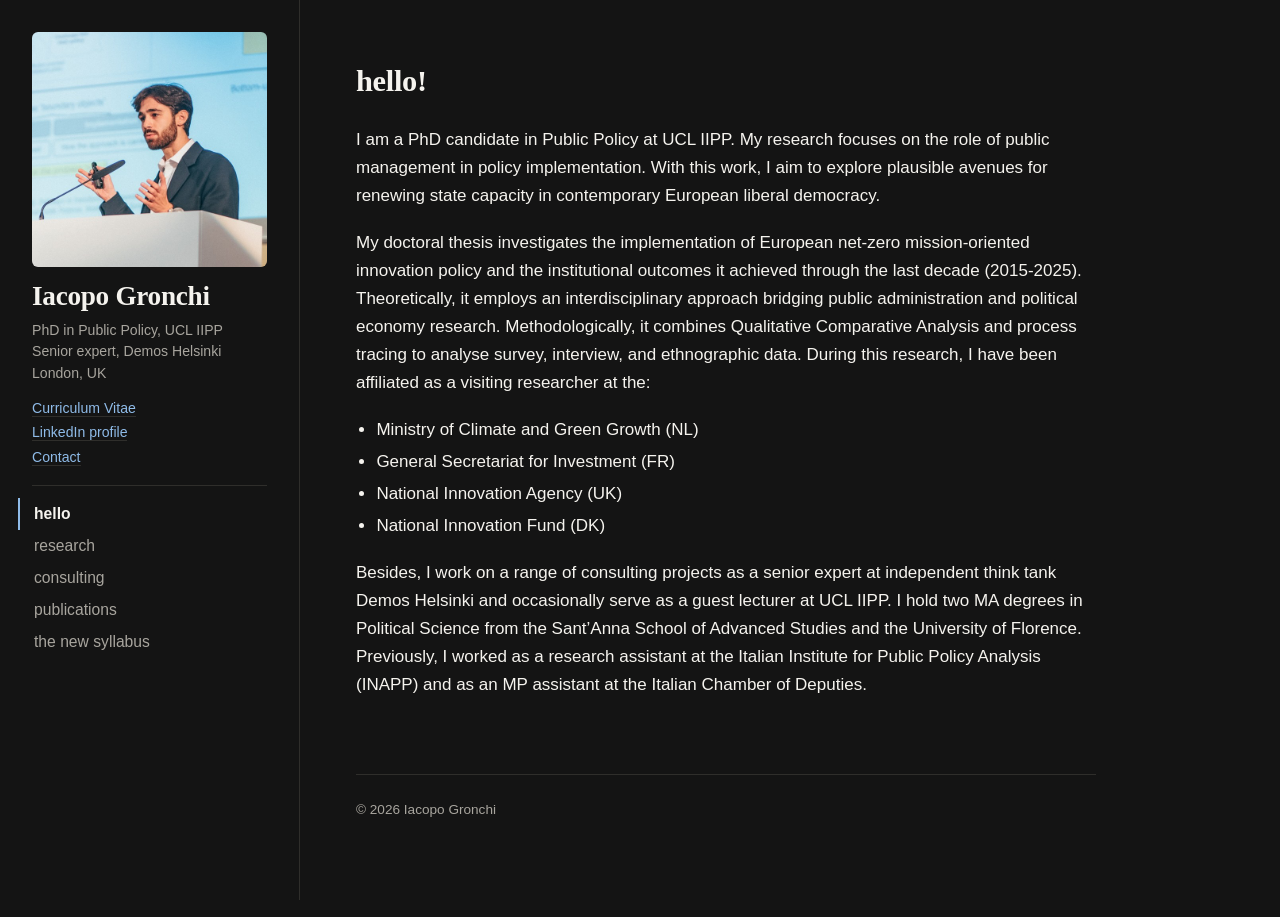
<file: index.html>
<!doctype html>
<html lang="en">
<head>
  <meta charset="utf-8">
  <meta name="viewport" content="width=device-width, initial-scale=1">
  <title>Iacopo Gronchi</title>
  <meta name="description" content="Iacopo Gronchi – PhD candidate in Public Policy at UCL IIPP and senior expert at Demos Helsinki. Research on public management, mission-oriented innovation policy and European net-zero statecraft.">
  <link rel="canonical" href="https://iacopogronchi.github.io/">
  <meta property="og:title" content="Iacopo Gronchi">
  <meta property="og:description" content="Strategic public management, industrial policy and European political economy.">
  <meta property="og:image" content="assets/iacopo.jpg">
  <link rel="icon" href="assets/iacopo.jpg">
  <script type="application/ld+json">{"@context":"https://schema.org","@type":"Person","name":"Iacopo Gronchi","url":"https://iacopogronchi.github.io/","image":"https://iacopogronchi.github.io/assets/iacopo.jpg","jobTitle":"PhD candidate in Public Policy; Senior expert","affiliation":[{"@type":"Organization","name":"UCL Institute for Innovation and Public Purpose"},{"@type":"Organization","name":"Demos Helsinki"}],"sameAs":["https://www.linkedin.com/in/iacopo-gronchi/"]}</script>
  <link rel="stylesheet" href="style.css?v=20261008b">
</head>
<body>

<aside class="sidebar">
  <div class="portrait-wrap"><img class="portrait" src="assets/iacopo.jpg" alt="Iacopo Gronchi speaking at a conference"></div>
  <h1 class="site-name"><a href="index.html">Iacopo Gronchi</a></h1>
  <button class="menu-toggle" aria-expanded="false" aria-controls="index">Menu</button>
  <p class="affil">
    PhD in Public Policy, UCL IIPP<br>
    Senior expert, Demos Helsinki<br>
    London, UK
  </p>
  <ul class="quick-links">
    <li><a href="assets/CV_Gronchi.pdf">Curriculum Vitae</a></li>
    <li><a href="https://www.linkedin.com/in/iacopo-gronchi/">LinkedIn profile</a></li>
    <li><a href="contact.html">Contact</a></li>
  </ul>
  <ul class="index" id="index">
    <li><a href="index.html" class="active" aria-current="page">hello</a></li>
    <li><a href="research.html">research</a></li>
    <li><a href="consulting.html">consulting</a></li>
    <li><a href="publications.html">publications</a></li>
    <li><a href="syllabus.html">the new syllabus</a></li>
  </ul>
</aside>

<main class="content">
<div class="content-inner">

<section>
  <div class="hello-card">
    <img src="assets/iacopo.jpg" alt="Iacopo Gronchi speaking at a conference">
    <p class="hello-name">Iacopo Gronchi</p>
    <p class="affil">
      PhD in Public Policy, UCL IIPP<br>
      Senior expert, Demos Helsinki<br>
      London, UK
    </p>
    <ul class="quick-links">
      <li><a href="assets/CV_Gronchi.pdf">Curriculum Vitae</a></li>
      <li><a href="https://www.linkedin.com/in/iacopo-gronchi/">LinkedIn profile</a></li>
      <li><a href="contact.html">Contact</a></li>
    </ul>
  </div>
  <h2>hello!</h2>
  <p>I am a PhD candidate in Public Policy at UCL IIPP. My research focuses on the role of public management in policy implementation. With this work, I aim to explore plausible avenues for renewing state capacity in contemporary European liberal democracy.</p>
  <p>My doctoral thesis investigates the implementation of European net-zero mission-oriented innovation policy and the institutional outcomes it achieved through the last decade (2015-2025). Theoretically, it employs an interdisciplinary approach bridging public administration and political economy research. Methodologically, it combines Qualitative Comparative Analysis and process tracing to analyse survey, interview, and ethnographic data. During this research, I have been affiliated as a visiting researcher at the:</p>
  <ul class="plain">
    <li>Ministry of Climate and Green Growth (NL)</li>
    <li>General Secretariat for Investment (FR)</li>
    <li>National Innovation Agency (UK)</li>
    <li>National Innovation Fund (DK)</li>
  </ul>
  <p>Besides, I work on a range of consulting projects as a senior expert at independent think tank Demos Helsinki and occasionally serve as a guest lecturer at UCL IIPP. I hold two MA degrees in Political Science from the Sant’Anna School of Advanced Studies and the University of Florence. Previously, I worked as a research assistant at the Italian Institute for Public Policy Analysis (INAPP) and as an MP assistant at the Italian Chamber of Deputies.</p>
</section>

<footer>© 2026 Iacopo Gronchi</footer>

</div>
</main>

<script src="script.js?v=20261007b"></script>
</body>
</html>
</file>
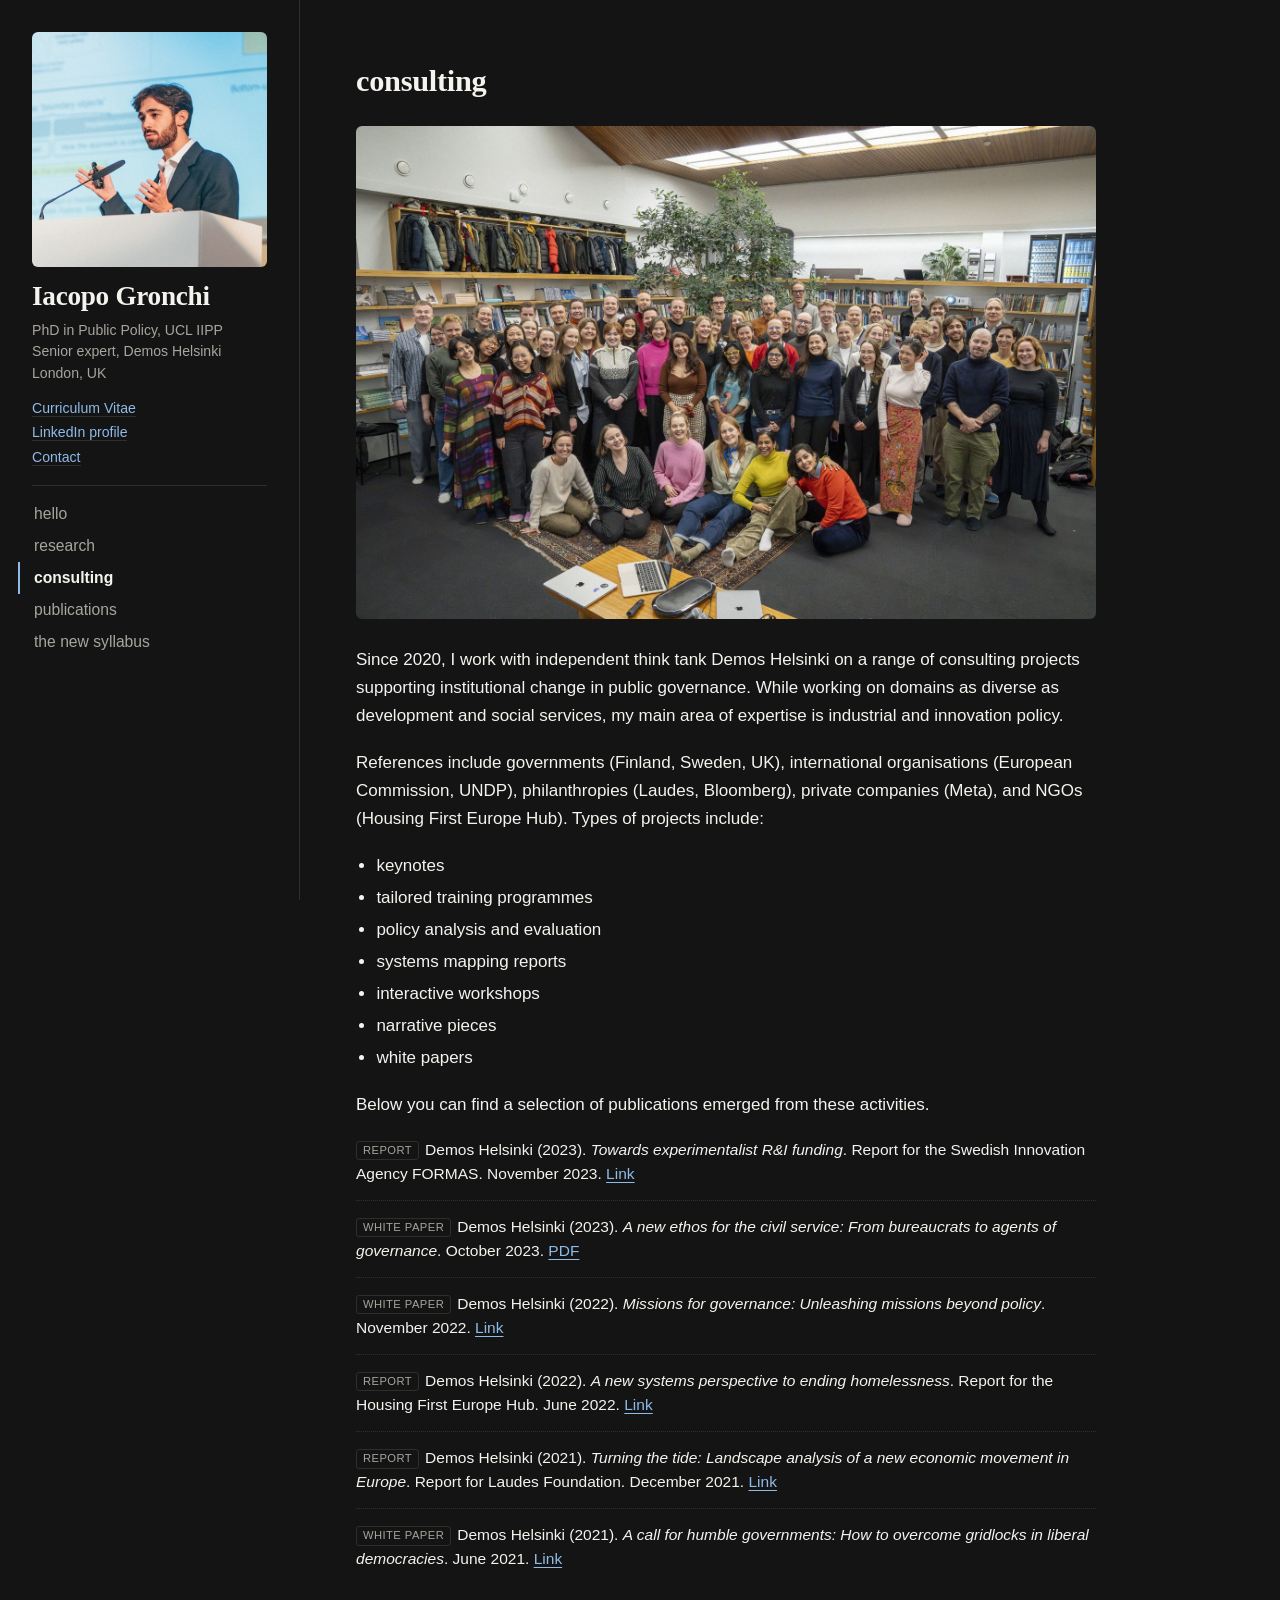
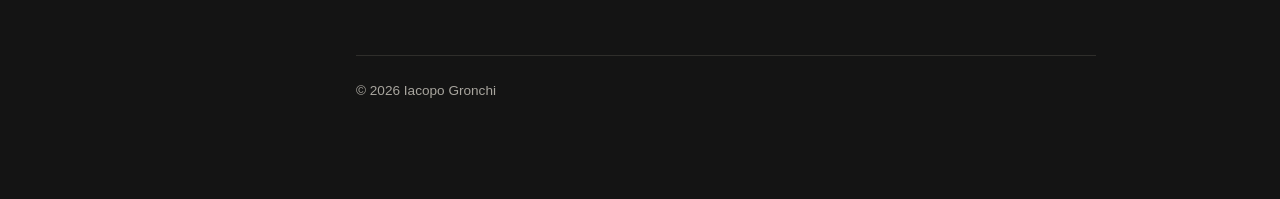
<file: consulting.html>
<!doctype html>
<html lang="en">
<head>
  <meta charset="utf-8">
  <meta name="viewport" content="width=device-width, initial-scale=1">
  <title>consulting | Iacopo Gronchi</title>
  <meta name="description" content="Consulting work by Iacopo Gronchi with Demos Helsinki: institutional change in public governance, industrial and innovation policy.">
  <link rel="canonical" href="https://iacopogronchi.github.io/consulting.html">
  <meta property="og:title" content="Iacopo Gronchi">
  <meta property="og:description" content="Strategic public management, industrial policy and European political economy.">
  <meta property="og:image" content="assets/iacopo.jpg">
  <link rel="icon" href="assets/iacopo.jpg">
  <link rel="stylesheet" href="style.css?v=20261008b">
</head>
<body>

<aside class="sidebar">
  <div class="portrait-wrap"><img class="portrait" src="assets/iacopo.jpg" alt="Iacopo Gronchi speaking at a conference"></div>
  <h1 class="site-name"><a href="index.html">Iacopo Gronchi</a></h1>
  <button class="menu-toggle" aria-expanded="false" aria-controls="index">Menu</button>
  <p class="affil">
    PhD in Public Policy, UCL IIPP<br>
    Senior expert, Demos Helsinki<br>
    London, UK
  </p>
  <ul class="quick-links">
    <li><a href="assets/CV_Gronchi.pdf">Curriculum Vitae</a></li>
    <li><a href="https://www.linkedin.com/in/iacopo-gronchi/">LinkedIn profile</a></li>
    <li><a href="contact.html">Contact</a></li>
  </ul>
  <ul class="index" id="index">
    <li><a href="index.html">hello</a></li>
    <li><a href="research.html">research</a></li>
    <li><a href="consulting.html" class="active" aria-current="page">consulting</a></li>
    <li><a href="publications.html">publications</a></li>
    <li><a href="syllabus.html">the new syllabus</a></li>
  </ul>
</aside>

<main class="content">
<div class="content-inner">

<section>
  <h2>consulting</h2>
  <figure class="page-figure" style="margin:0 0 1.6em">
    <img src="assets/consulting-team.jpg" width="1600" height="1067" style="display:block;width:100%;max-width:100%;height:auto;max-height:none;border-radius:6px" alt="Group photo of colleagues gathered in a library-style office" loading="lazy">
  </figure>
  <p>Since 2020, I work with independent think tank Demos Helsinki on a range of consulting projects supporting institutional change in public governance. While working on domains as diverse as development and social services, my main area of expertise is industrial and innovation policy.</p>
  <p>References include governments (Finland, Sweden, UK), international organisations (European Commission, UNDP), philanthropies (Laudes, Bloomberg), private companies (Meta), and NGOs (Housing First Europe Hub). Types of projects include:</p>
  <ul class="plain">
    <li>keynotes</li>
    <li>tailored training programmes</li>
    <li>policy analysis and evaluation</li>
    <li>systems mapping reports</li>
    <li>interactive workshops</li>
    <li>narrative pieces</li>
    <li>white papers</li>
  </ul>
  <p>Below you can find a selection of publications emerged from these activities.</p>
  <ul class="pubs">
    <li><span class="tag">report</span>Demos Helsinki (2023). <em>Towards experimentalist R&amp;I funding</em>. Report for the Swedish Innovation Agency FORMAS. November 2023. <a href="https://demoshelsinki.fi/publication/report-towards-experimentalist-ri-funding/">Link</a></li>
    <li><span class="tag">white paper</span>Demos Helsinki (2023). <em>A new ethos for the civil service: From bureaucrats to agents of governance</em>. October 2023. <a href="https://demoshelsinki.fi/wp-content/uploads/2023/05/A-new-ethos-for-the-civil-service-Demos-Helsinki.pdf">PDF</a></li>
    <li><span class="tag">white paper</span>Demos Helsinki (2022). <em>Missions for governance: Unleashing missions beyond policy</em>. November 2022. <a href="http://bitly.ws/AoBj">Link</a></li>
    <li><span class="tag">report</span>Demos Helsinki (2022). <em>A new systems perspective to ending homelessness</em>. Report for the Housing First Europe Hub. June 2022. <a href="http://bitly.ws/AoBD">Link</a></li>
    <li><span class="tag">report</span>Demos Helsinki (2021). <em>Turning the tide: Landscape analysis of a new economic movement in Europe</em>. Report for Laudes Foundation. December 2021. <a href="http://bitly.ws/AoBX">Link</a></li>
    <li><span class="tag">white paper</span>Demos Helsinki (2021). <em>A call for humble governments: How to overcome gridlocks in liberal democracies</em>. June 2021. <a href="https://bit.ly/3mbSMKF">Link</a></li>
  </ul>
</section>

<footer>© 2026 Iacopo Gronchi</footer>

</div>
</main>

<script src="script.js?v=20261007b"></script>
</body>
</html>
</file>
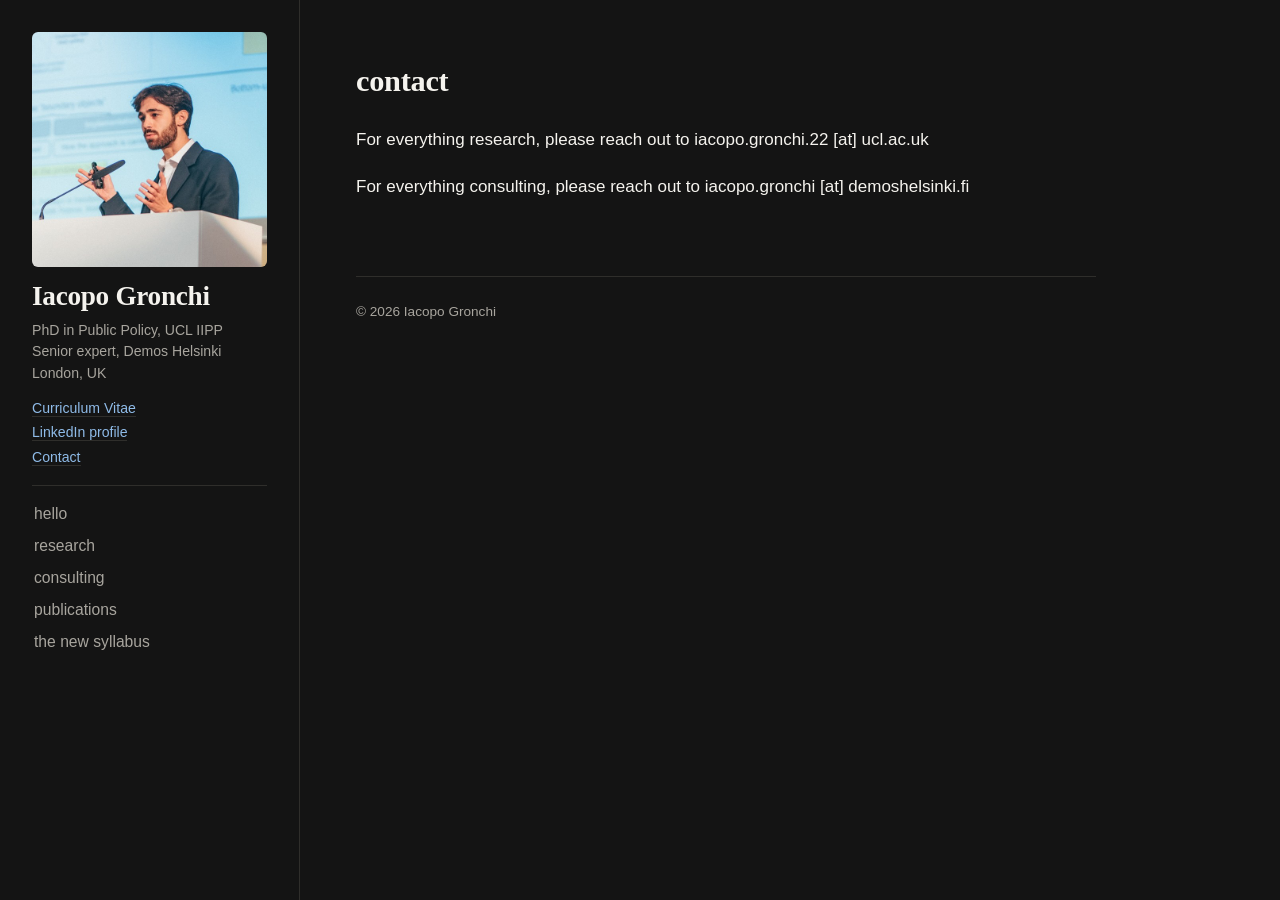
<file: contact.html>
<!doctype html>
<html lang="en">
<head>
  <meta charset="utf-8">
  <meta name="viewport" content="width=device-width, initial-scale=1">
  <title>contact | Iacopo Gronchi</title>
  <meta name="description" content="Contact Iacopo Gronchi for research and consulting inquiries.">
  <link rel="canonical" href="https://iacopogronchi.github.io/contact.html">
  <meta property="og:title" content="Iacopo Gronchi">
  <meta property="og:description" content="Strategic public management, industrial policy and European political economy.">
  <meta property="og:image" content="assets/iacopo.jpg">
  <link rel="icon" href="assets/iacopo.jpg">
  <link rel="stylesheet" href="style.css?v=20261008b">
</head>
<body>

<aside class="sidebar">
  <div class="portrait-wrap"><img class="portrait" src="assets/iacopo.jpg" alt="Iacopo Gronchi speaking at a conference"></div>
  <h1 class="site-name"><a href="index.html">Iacopo Gronchi</a></h1>
  <button class="menu-toggle" aria-expanded="false" aria-controls="index">Menu</button>
  <p class="affil">
    PhD in Public Policy, UCL IIPP<br>
    Senior expert, Demos Helsinki<br>
    London, UK
  </p>
  <ul class="quick-links">
    <li><a href="assets/CV_Gronchi.pdf">Curriculum Vitae</a></li>
    <li><a href="https://www.linkedin.com/in/iacopo-gronchi/">LinkedIn profile</a></li>
    <li><a href="contact.html">Contact</a></li>
  </ul>
  <ul class="index" id="index">
    <li><a href="index.html">hello</a></li>
    <li><a href="research.html">research</a></li>
    <li><a href="consulting.html">consulting</a></li>
    <li><a href="publications.html">publications</a></li>
    <li><a href="syllabus.html">the new syllabus</a></li>
  </ul>
</aside>

<main class="content">
<div class="content-inner">

<section>
  <h2>contact</h2>
  <p>For everything research, please reach out to iacopo.gronchi.22 [at] ucl.ac.uk</p>
  <p>For everything consulting, please reach out to iacopo.gronchi [at] demoshelsinki.fi</p>
</section>

<footer>© 2026 Iacopo Gronchi</footer>

</div>
</main>

<script src="script.js?v=20261007b"></script>
</body>
</html>
</file>
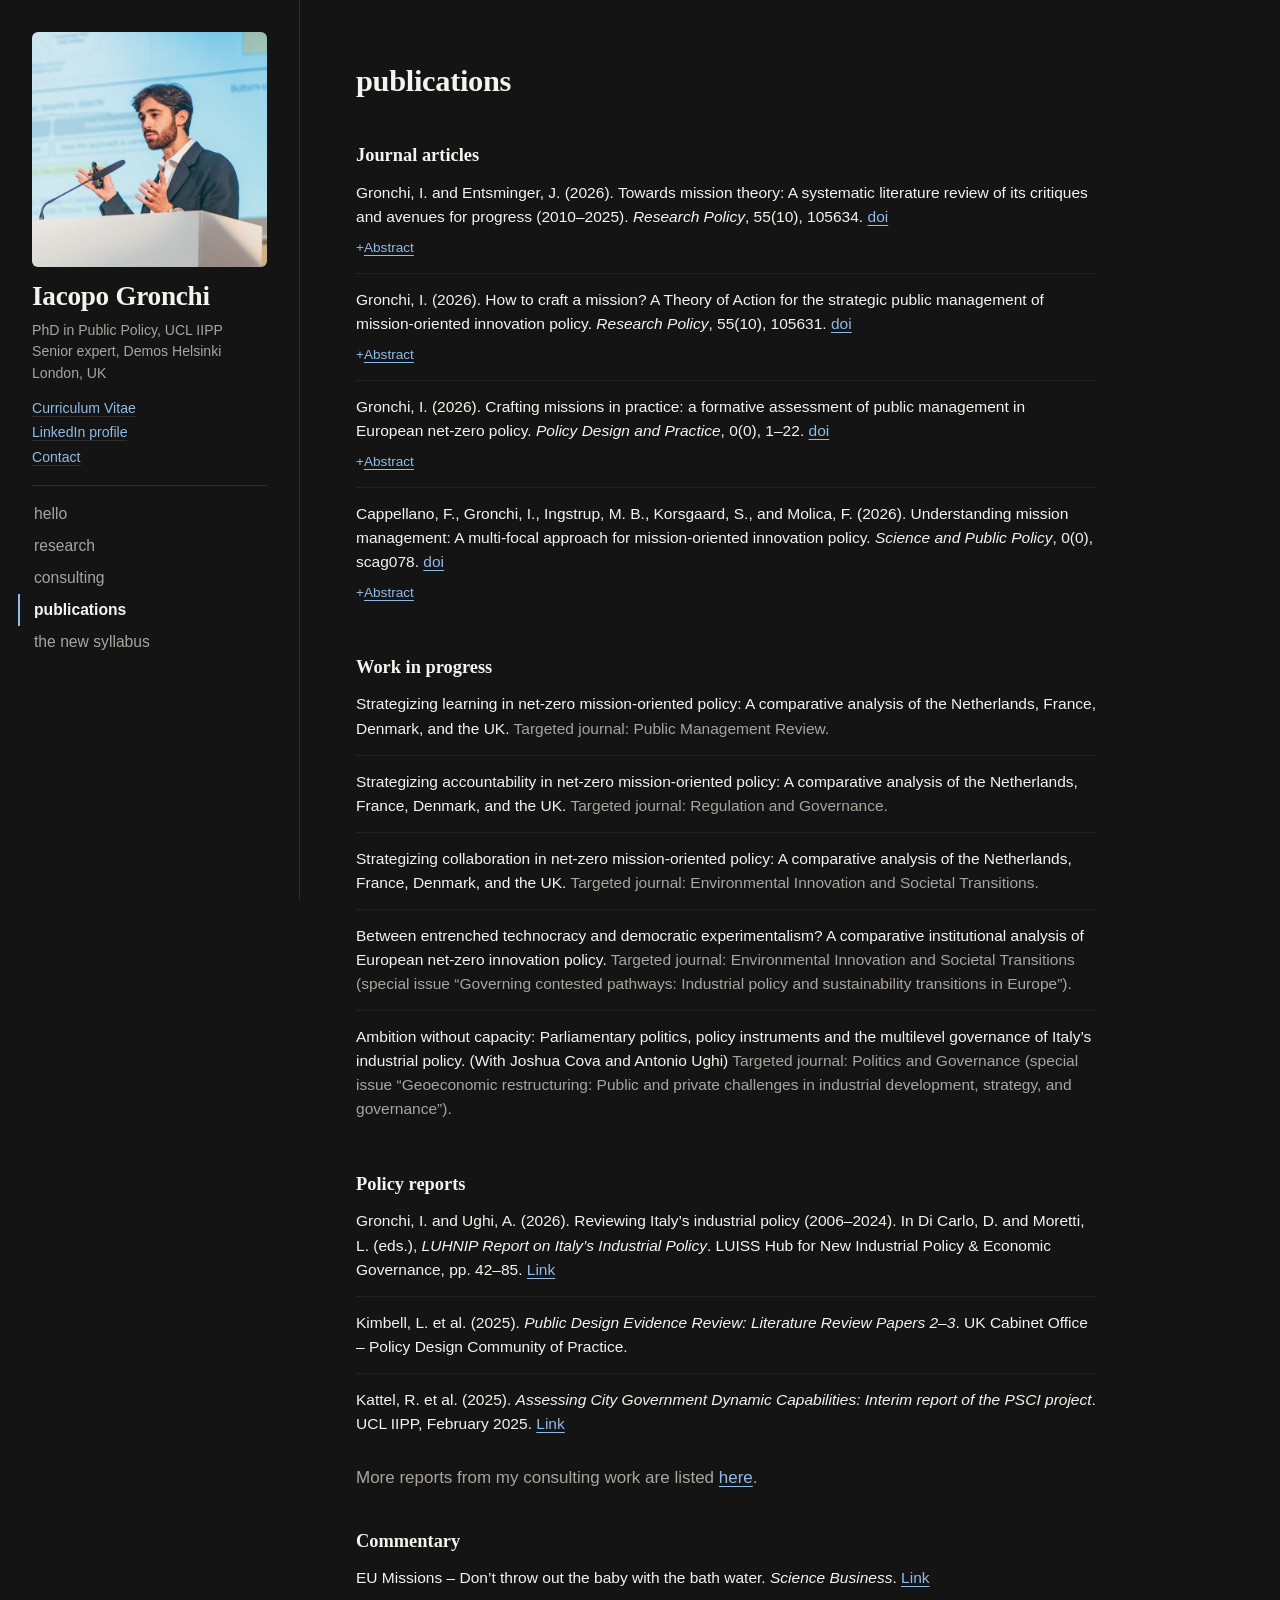
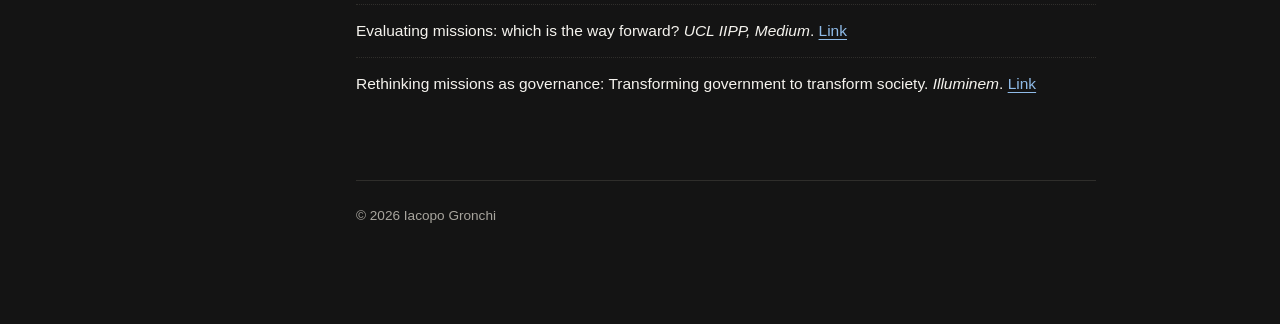
<file: publications.html>
<!doctype html>
<html lang="en">
<head>
  <meta charset="utf-8">
  <meta name="viewport" content="width=device-width, initial-scale=1">
  <title>publications | Iacopo Gronchi</title>
  <meta name="description" content="Publications by Iacopo Gronchi: journal articles, work in progress, policy reports and commentary on mission-oriented innovation policy.">
  <link rel="canonical" href="https://iacopogronchi.github.io/publications.html">
  <meta property="og:title" content="Iacopo Gronchi">
  <meta property="og:description" content="Strategic public management, industrial policy and European political economy.">
  <meta property="og:image" content="assets/iacopo.jpg">
  <link rel="icon" href="assets/iacopo.jpg">
  <link rel="stylesheet" href="style.css?v=20261008b">
</head>
<body>

<aside class="sidebar">
  <div class="portrait-wrap"><img class="portrait" src="assets/iacopo.jpg" alt="Iacopo Gronchi speaking at a conference"></div>
  <h1 class="site-name"><a href="index.html">Iacopo Gronchi</a></h1>
  <button class="menu-toggle" aria-expanded="false" aria-controls="index">Menu</button>
  <p class="affil">
    PhD in Public Policy, UCL IIPP<br>
    Senior expert, Demos Helsinki<br>
    London, UK
  </p>
  <ul class="quick-links">
    <li><a href="assets/CV_Gronchi.pdf">Curriculum Vitae</a></li>
    <li><a href="https://www.linkedin.com/in/iacopo-gronchi/">LinkedIn profile</a></li>
    <li><a href="contact.html">Contact</a></li>
  </ul>
  <ul class="index" id="index">
    <li><a href="index.html">hello</a></li>
    <li><a href="research.html">research</a></li>
    <li><a href="consulting.html">consulting</a></li>
    <li><a href="publications.html" class="active" aria-current="page">publications</a></li>
    <li><a href="syllabus.html">the new syllabus</a></li>
  </ul>
</aside>

<main class="content">
<div class="content-inner">

<section>
  <h2>publications</h2>

  <h3>Journal articles</h3>
  <ul class="pubs">
    <li>Gronchi, I. and Entsminger, J. (2026). Towards mission theory: A systematic literature review of its critiques and avenues for progress (2010–2025). <em>Research Policy</em>, 55(10), 105634. <a href="https://doi.org/10.1016/j.respol.2026.105634">doi</a>
      <details class="abstract"><summary>Abstract</summary><p>During the last 15 years, researchers and practitioners alike showed a newfound interest in the potential of ‘mission-oriented’ innovation policy to tackle current societal challenges. In this period, the approach prompted multiple reflections and critiques from orthodox and heterodox scholars alike. However, a structured appraisal of this debate has been missing. Untangling its analytical complexity, this paper presents a systematic literature review of 224 articles and book chapters published between 2010 and 2025 to appraise the state-of-the-art debate within ‘mission theory’. Using the PRISMA Protocol and abductive thematic analysis, the paper identifies 18 themes mapped across two analytical dimensions: positioning (identifying either ‘external’ challenges or ‘internal’ gaps within mission theory); and layering (identifying challenges and gaps based on a ‘foundational’, ‘theoretical’, or ‘empirical’ ground). Building on the findings, the paper reflects on the sociological conditions preventing the progress of mission theory in contemporary research efforts – ultimately calling for greater epistemological reflexivity in the strategies adopted by researchers and practitioners to develop avenues for its further progress.</p></details>
    </li>
    <li>Gronchi, I. (2026). How to craft a mission? A Theory of Action for the strategic public management of mission-oriented innovation policy. <em>Research Policy</em>, 55(10), 105631. <a href="https://doi.org/10.1016/j.respol.2026.105631">doi</a>
      <details class="abstract"><summary>Abstract</summary><p>This paper explores the role of strategic public management within mission-oriented innovation policy. While recent scholarship has emphasised multiple aspects of missions, the distinct relevance of strategic public management in their implementation remains under-explored. To address this gap, the paper performs two complementary tasks. First, it uses a qualitative meta-synthesis of the relevant innovation literature to articulate a new Theory of Action for the analysis of missioncraft: namely, the institutional work public managers perform to create or maintain (disrupt) institutional logics supporting (hinder) their effective implementation. Second, it leverages a pre-study of the extant literature to illustrate the Theory of Action with three historical vignettes showing how the ToA can be applied at different scales and under different institutional logics (US' DARPA; China's NEV Plan programme; and EU's RIS3). Overall, the paper argues that the implementation of mission-oriented innovation policy requires public managers to adopt three critical strategic roles: i) enabling strategic learning across the public sector organisations leading the mission; ii) enabling dynamic accountability in the portfolio of projects supported by the mission; and iii) enabling collaborative innovation among the societal actors partaking the mission. By shifting the focus on the micro-foundations of mission implementation from structural underpinnings (i.e., legal, organisational, managerial) to agentic functions (i.e., strategic roles), the paper provides a new diagnostic lens for innovation policy research and practice – reflecting whether and how public managers can support mission-oriented innovation policy in light of the context-specific opportunities and constraints they face in their institutional work.</p></details>
    </li>
    <li>Gronchi, I. (2026). Crafting missions in practice: a formative assessment of public management in European net-zero policy. <em>Policy Design and Practice</em>, 0(0), 1–22. <a href="https://doi.org/10.1080/25741292.2026.2644013">doi</a>
      <details class="abstract"><summary>Abstract</summary><p>Despite nearly a decade of engagement with mission-oriented policy, European governments struggle to translate its promises into real outcomes. This paper aims to address this implementation gap by proposing a formative assessment framework centered on missioncraft: the institutional work that public managers perform to support their implementation. Drawing on 54 interviews and official documentation covering 34 net-zero missions led by 12 European governments, the paper identifies three pathways through which public managers pursue mission progress: interventionist, facilitative, and hybrid. The analysis shows that mission-oriented policy implementation is best understood as an experimentalist process shaped by continuous administrative engagement with institutional barriers, rather than as the linear execution of a fixed political design. By linking formative assessment to the everyday practice of public management, the proposed framework provides a diagnostic tool to detect implementation gaps, support strategic learning, and inform adaptive managerial responses.</p></details>
    </li>
    <li>Cappellano, F., Gronchi, I., Ingstrup, M. B., Korsgaard, S., and Molica, F. (2026). Understanding mission management: A multi-focal approach for mission-oriented innovation policy. <em>Science and Public Policy</em>, 0(0), scag078. <a href="https://doi.org/10.1093/scipol/scag078">doi</a>
      <details class="abstract"><summary>Abstract</summary><p>Mission-oriented innovation policy (MOIP) has emerged as a key approach to addressing complex societal challenges. Despite being widely adopted, MOIPs remain difficult to manage successfully. This paper proposes a new approach for mission management by integrating three complementary perspectives imported from strategic management—contingency theory, micro-foundations theory, and paradox theory. The paper demonstrates that each perspective illuminates a key dimension of mission management challenges while compensating for each other’s limitations. The paper further argues that mission management is best understood as a form of meta-governance under which diverse public, private, and societal actors pursue the transformative goals set within missions. This insight highlights a central normative tension in MOIP: exercising broad discretionary authority, mission managers can either entrench technocratic closure or deepen democratic ownership of the societal change sought by MOIP. The paper concludes by outlining a research agenda and implications for the practical success of mission management.</p></details>
    </li>
  </ul>

  <h3>Work in progress</h3>
  <ul class="pubs">
    <li>Strategizing learning in net-zero mission-oriented policy: A comparative analysis of the Netherlands, France, Denmark, and the UK. <span class="status">Targeted journal: Public Management Review.</span></li>
    <li>Strategizing accountability in net-zero mission-oriented policy: A comparative analysis of the Netherlands, France, Denmark, and the UK. <span class="status">Targeted journal: Regulation and Governance.</span></li>
    <li>Strategizing collaboration in net-zero mission-oriented policy: A comparative analysis of the Netherlands, France, Denmark, and the UK. <span class="status">Targeted journal: Environmental Innovation and Societal Transitions.</span></li>
    <li>Between entrenched technocracy and democratic experimentalism? A comparative institutional analysis of European net-zero innovation policy. <span class="status">Targeted journal: Environmental Innovation and Societal Transitions (special issue “Governing contested pathways: Industrial policy and sustainability transitions in Europe”).</span></li>
    <li>Ambition without capacity: Parliamentary politics, policy instruments and the multilevel governance of Italy’s industrial policy. (With Joshua Cova and Antonio Ughi) <span class="status">Targeted journal: Politics and Governance (special issue “Geoeconomic restructuring: Public and private challenges in industrial development, strategy, and governance”).</span></li>
  </ul>

  <h3>Policy reports</h3>
  <ul class="pubs">
    <li>Gronchi, I. and Ughi, A. (2026). Reviewing Italy’s industrial policy (2006–2024). In Di Carlo, D. and Moretti, L. (eds.), <em>LUHNIP Report on Italy’s Industrial Policy</em>. LUISS Hub for New Industrial Policy &amp; Economic Governance, pp. 42–85. <a href="https://leap.luiss.it/it/publication-research/publications/i-gronchi-a-ughi-reviewing-italys-industrial-policy-2006-2024/">Link</a></li>
    <li>Kimbell, L. et al. (2025). <em>Public Design Evidence Review: Literature Review Papers 2–3</em>. UK Cabinet Office – Policy Design Community of Practice.</li>
    <li>Kattel, R. et al. (2025). <em>Assessing City Government Dynamic Capabilities: Interim report of the PSCI project</em>. UCL IIPP, February 2025. <a href="https://discovery.ucl.ac.uk/id/eprint/10210998">Link</a></li>
  </ul>
  <p class="status">More reports from my consulting work are listed <a href="consulting.html">here</a>.</p>

  <h3>Commentary</h3>
  <ul class="pubs">
    <li>EU Missions – Don’t throw out the baby with the bath water. <em>Science Business</em>. <a href="https://sciencebusiness.net/viewpoint/missions/viewpoint-eu-missions-dont-throw-out-baby-bath-water">Link</a></li>
    <li>Evaluating missions: which is the way forward? <em>UCL IIPP, Medium</em>. <a href="https://medium.com/iipp-blog/evaluating-missions-which-is-the-way-forward-4c271acf413f">Link</a></li>
    <li>Rethinking missions as governance: Transforming government to transform society. <em>Illuminem</em>. <a href="https://illuminem.com/illuminemvoices/rethinking-missions-as-governance-transforming-government-to-transform-society">Link</a></li>
  </ul>
</section>

<footer>© 2026 Iacopo Gronchi</footer>

</div>
</main>

<script src="script.js?v=20261007b"></script>
</body>
</html>
</file>
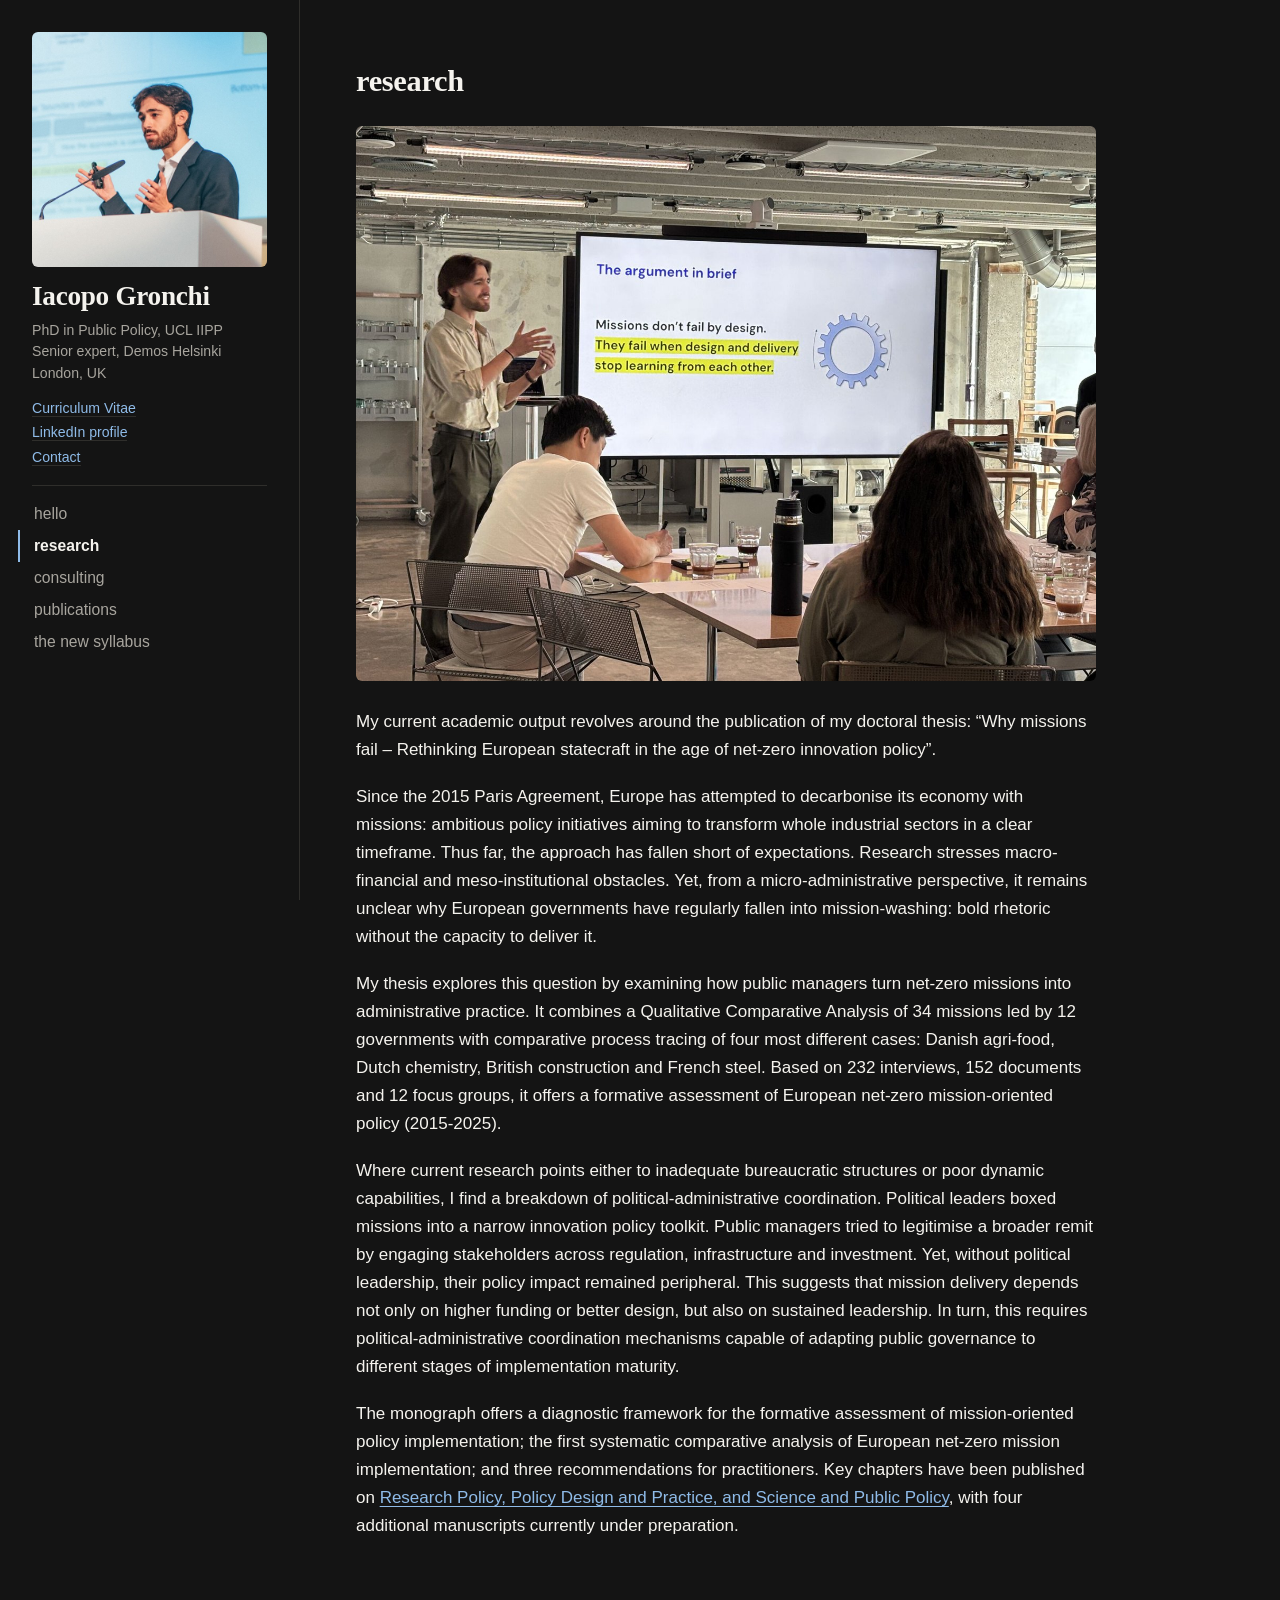
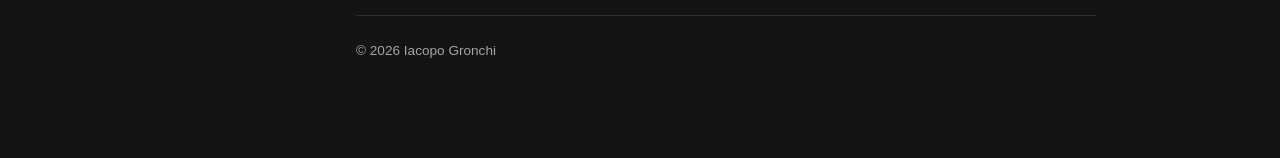
<file: research.html>
<!doctype html>
<html lang="en">
<head>
  <meta charset="utf-8">
  <meta name="viewport" content="width=device-width, initial-scale=1">
  <title>research | Iacopo Gronchi</title>
  <meta name="description" content="Research by Iacopo Gronchi (UCL IIPP): how public managers turn net-zero missions into everyday administrative practice in European governments.">
  <link rel="canonical" href="https://iacopogronchi.github.io/research.html">
  <meta property="og:title" content="Iacopo Gronchi">
  <meta property="og:description" content="Strategic public management, industrial policy and European political economy.">
  <meta property="og:image" content="assets/iacopo.jpg">
  <link rel="icon" href="assets/iacopo.jpg">
  <link rel="stylesheet" href="style.css?v=20261008b">
</head>
<body>

<aside class="sidebar">
  <div class="portrait-wrap"><img class="portrait" src="assets/iacopo.jpg" alt="Iacopo Gronchi speaking at a conference"></div>
  <h1 class="site-name"><a href="index.html">Iacopo Gronchi</a></h1>
  <button class="menu-toggle" aria-expanded="false" aria-controls="index">Menu</button>
  <p class="affil">
    PhD in Public Policy, UCL IIPP<br>
    Senior expert, Demos Helsinki<br>
    London, UK
  </p>
  <ul class="quick-links">
    <li><a href="assets/CV_Gronchi.pdf">Curriculum Vitae</a></li>
    <li><a href="https://www.linkedin.com/in/iacopo-gronchi/">LinkedIn profile</a></li>
    <li><a href="contact.html">Contact</a></li>
  </ul>
  <ul class="index" id="index">
    <li><a href="index.html">hello</a></li>
    <li><a href="research.html" class="active" aria-current="page">research</a></li>
    <li><a href="consulting.html">consulting</a></li>
    <li><a href="publications.html">publications</a></li>
    <li><a href="syllabus.html">the new syllabus</a></li>
  </ul>
</aside>

<main class="content">
<div class="content-inner">

<section>
  <h2>research</h2>
  <figure class="page-figure" style="margin:0 0 1.6em">
    <img src="assets/research-talk.jpg" width="1400" height="1050" style="display:block;width:auto;max-width:100%;height:auto;border-radius:6px" alt="Iacopo Gronchi presenting a slide titled ‘The argument in brief’ to a seated audience at a workshop" loading="lazy">
  </figure>
  <p>My current academic output revolves around the publication of my doctoral thesis: “Why missions fail – Rethinking European statecraft in the age of net-zero innovation policy”.</p>
  <p>Since the 2015 Paris Agreement, Europe has attempted to decarbonise its economy with missions: ambitious policy initiatives aiming to transform whole industrial sectors in a clear timeframe. Thus far, the approach has fallen short of expectations. Research stresses macro-financial and meso-institutional obstacles. Yet, from a micro-administrative perspective, it remains unclear why European governments have regularly fallen into mission-washing: bold rhetoric without the capacity to deliver it.</p>
  <p>My thesis explores this question by examining how public managers turn net-zero missions into administrative practice. It combines a Qualitative Comparative Analysis of 34 missions led by 12 governments with comparative process tracing of four most different cases: Danish agri-food, Dutch chemistry, British construction and French steel. Based on 232 interviews, 152 documents and 12 focus groups, it offers a formative assessment of European net-zero mission-oriented policy (2015-2025).</p>
  <p>Where current research points either to inadequate bureaucratic structures or poor dynamic capabilities, I find a breakdown of political-administrative coordination. Political leaders boxed missions into a narrow innovation policy toolkit. Public managers tried to legitimise a broader remit by engaging stakeholders across regulation, infrastructure and investment. Yet, without political leadership, their policy impact remained peripheral. This suggests that mission delivery depends not only on higher funding or better design, but also on sustained leadership. In turn, this requires political-administrative coordination mechanisms capable of adapting public governance to different stages of implementation maturity.</p>
  <p>The monograph offers a diagnostic framework for the formative assessment of mission-oriented policy implementation; the first systematic comparative analysis of European net-zero mission implementation; and three recommendations for practitioners. Key chapters have been published on <a href="publications.html">Research Policy, Policy Design and Practice, and Science and Public Policy</a>, with four additional manuscripts currently under preparation.</p>
</section>

<footer>© 2026 Iacopo Gronchi</footer>

</div>
</main>

<script src="script.js?v=20261007b"></script>
</body>
</html>
</file>
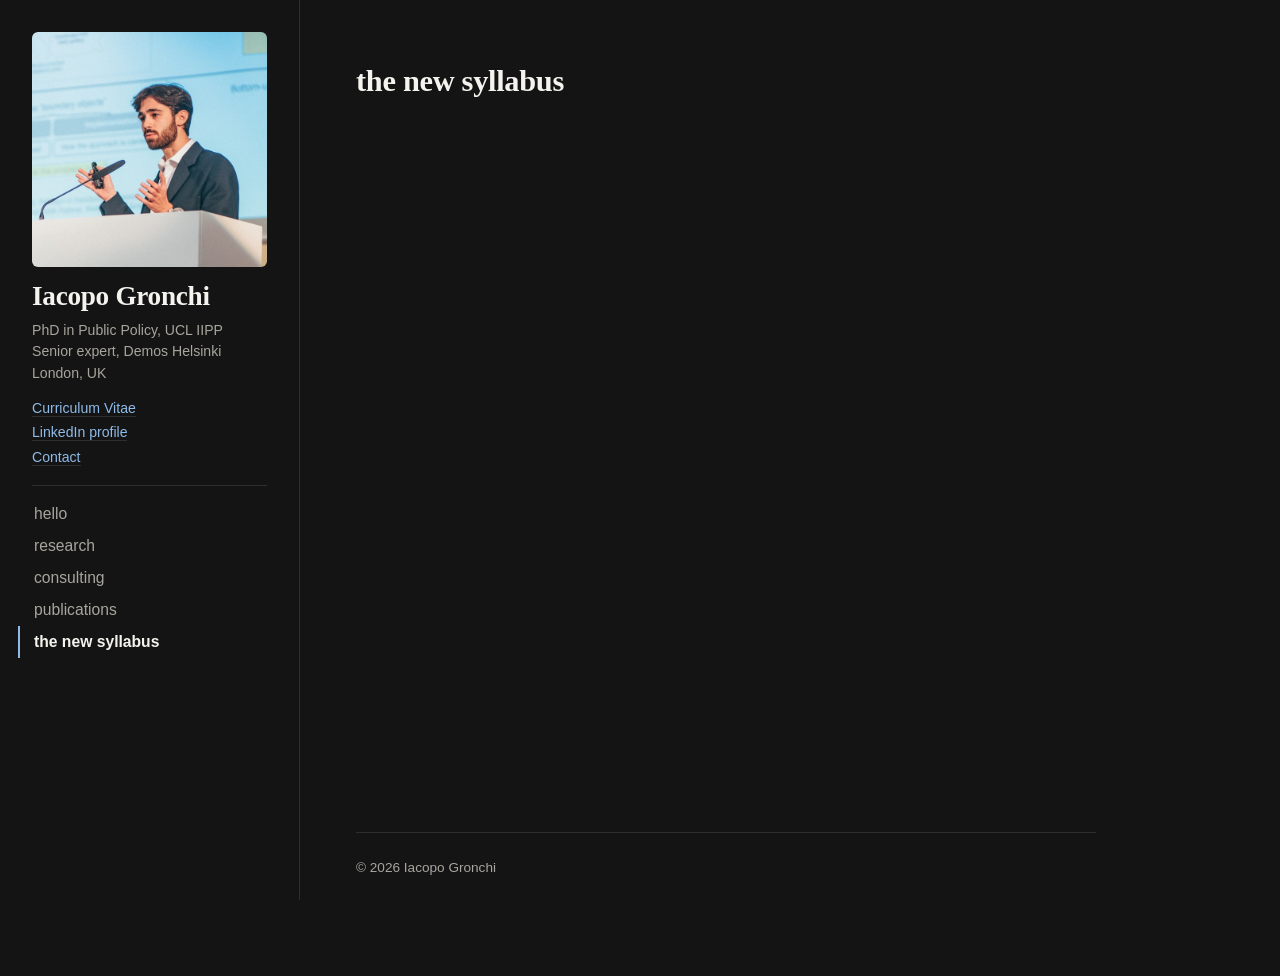
<file: syllabus.html>
<!doctype html>
<html lang="en">
<head>
  <meta charset="utf-8">
  <meta name="viewport" content="width=device-width, initial-scale=1">
  <title>the new syllabus | Iacopo Gronchi</title>
  <meta name="description" content="The new syllabus – music and videos curated by Iacopo Gronchi.">
  <link rel="canonical" href="https://iacopogronchi.github.io/syllabus.html">
  <meta property="og:title" content="Iacopo Gronchi">
  <meta property="og:description" content="Strategic public management, industrial policy and European political economy.">
  <meta property="og:image" content="assets/iacopo.jpg">
  <link rel="icon" href="assets/iacopo.jpg">
  <link rel="stylesheet" href="style.css?v=20261008b">
</head>
<body>

<aside class="sidebar">
  <div class="portrait-wrap"><img class="portrait" src="assets/iacopo.jpg" alt="Iacopo Gronchi speaking at a conference"></div>
  <h1 class="site-name"><a href="index.html">Iacopo Gronchi</a></h1>
  <button class="menu-toggle" aria-expanded="false" aria-controls="index">Menu</button>
  <p class="affil">
    PhD in Public Policy, UCL IIPP<br>
    Senior expert, Demos Helsinki<br>
    London, UK
  </p>
  <ul class="quick-links">
    <li><a href="assets/CV_Gronchi.pdf">Curriculum Vitae</a></li>
    <li><a href="https://www.linkedin.com/in/iacopo-gronchi/">LinkedIn profile</a></li>
    <li><a href="contact.html">Contact</a></li>
  </ul>
  <ul class="index" id="index">
    <li><a href="index.html">hello</a></li>
    <li><a href="research.html">research</a></li>
    <li><a href="consulting.html">consulting</a></li>
    <li><a href="publications.html">publications</a></li>
    <li><a href="syllabus.html" class="active" aria-current="page">the new syllabus</a></li>
  </ul>
</aside>

<main class="content">
<div class="content-inner">

<section>
  <h2>the new syllabus</h2>
  <div class="embeds">
    <iframe class="sp" loading="lazy" title="Spotify playlist" src="https://open.spotify.com/embed/playlist/167SRyM3P5vu6w5MqfQAkW?utm_source=generator&amp;theme=0" allow="autoplay; clipboard-write; encrypted-media; fullscreen; picture-in-picture"></iframe>
    <iframe class="yt" loading="lazy" title="YouTube video" src="https://www.youtube.com/embed/pdb-GTjggTg" allow="accelerometer; clipboard-write; encrypted-media; gyroscope; picture-in-picture" allowfullscreen></iframe>
    <iframe class="sp" loading="lazy" title="Spotify playlist" src="https://open.spotify.com/embed/playlist/2Gmo52jx0F6XgJcvBwyWVL?utm_source=generator" allow="autoplay; clipboard-write; encrypted-media; fullscreen; picture-in-picture"></iframe>
    <iframe class="yt" loading="lazy" title="YouTube video" src="https://www.youtube.com/embed/eF0cz9OmCGw" allow="accelerometer; clipboard-write; encrypted-media; gyroscope; picture-in-picture" allowfullscreen></iframe>
    <iframe class="sp" loading="lazy" title="Spotify playlist" src="https://open.spotify.com/embed/playlist/3MAdcMBJcqm4t6tC6NjQNH?utm_source=generator" allow="autoplay; clipboard-write; encrypted-media; fullscreen; picture-in-picture"></iframe>
    <iframe class="yt" loading="lazy" title="YouTube video" src="https://www.youtube.com/embed/0orn73odBVE" allow="accelerometer; clipboard-write; encrypted-media; gyroscope; picture-in-picture" allowfullscreen></iframe>
    <iframe class="sp" loading="lazy" title="Spotify playlist" src="https://open.spotify.com/embed/playlist/7oAGAtqKGragx57KIvFQKL?utm_source=generator" allow="autoplay; clipboard-write; encrypted-media; fullscreen; picture-in-picture"></iframe>
    <iframe class="yt" loading="lazy" title="YouTube video" src="https://www.youtube.com/embed/e_bXlEvygHg?start=29" allow="accelerometer; clipboard-write; encrypted-media; gyroscope; picture-in-picture" allowfullscreen></iframe>
  </div>
</section>

<footer>© 2026 Iacopo Gronchi</footer>

</div>
</main>

<script src="script.js?v=20261007b"></script>
</body>
</html>
</file>
<file: style.css>
:root {
  --bg: #141414;
  --ink: #f5f3ee;
  --muted: #a8a59e;
  --line: #2f2e2b;
  --accent: #8fbbe8;
  --side-w: 300px;
  --serif: "Iowan Old Style", "Palatino Linotype", Palatino, Georgia, serif;
  --sans: -apple-system, BlinkMacSystemFont, "Segoe UI", Roboto, Helvetica, Arial, sans-serif;
}

* { box-sizing: border-box; }
img { max-width: 100%; height: auto; }
html { scroll-behavior: smooth; scroll-padding-top: 24px; }
body {
  margin: 0;
  background: var(--bg);
  color: var(--ink);
  font-family: var(--sans);
  font-size: 17px;
  line-height: 1.65;
  -webkit-font-smoothing: antialiased;
}
a { color: var(--accent); text-decoration-thickness: 1px; text-underline-offset: 3px; }
a:hover { text-decoration-thickness: 2px; }

/* ---------- Layout ---------- */
.sidebar {
  position: fixed;
  top: 0; left: 0; bottom: 0;
  width: var(--side-w);
  padding: 32px 32px 20px;
  border-right: 1px solid var(--line);
  overflow-y: auto;
  display: flex;
  flex-direction: column;
}
.content {
  margin-left: var(--side-w);
  padding: 56px 56px 96px;
}
.content-inner { max-width: 740px; }

/* ---------- Sidebar ---------- */
.portrait {
  display: block;
  width: 100%;
  height: auto;
  border-radius: 6px;
}
.portrait-wrap {
  width: 100%;
  margin-bottom: 14px;
  flex: none;
}
/* Photo + title card shown at the top of "hello" on phones only */
.hello-card { display: none; }
.site-name {
  font-family: var(--serif);
  font-size: 1.7rem;
  line-height: 1.15;
  margin: 0 0 8px;
  font-weight: 600;
  letter-spacing: -0.01em;
}
.site-name a { color: inherit; text-decoration: none; }
.site-name a:hover { color: var(--accent); }
.affil {
  font-size: 0.88rem;
  color: var(--muted);
  line-height: 1.5;
  margin: 0 0 12px;
}
.affil strong { color: var(--ink); font-weight: 600; }
.quick-links {
  list-style: none; padding: 0; margin: 0 0 16px;
  font-size: 0.88rem; line-height: 1.75;
}
.quick-links a { text-decoration: none; border-bottom: 1px solid var(--line); }
.quick-links a:hover { border-bottom-color: var(--accent); }

.index {
  list-style: none; padding: 0; margin: 0;
  border-top: 1px solid var(--line);
  padding-top: 12px;
}
.index a {
  display: block;
  padding: 3px 0 3px 14px;
  margin-left: -14px;
  border-left: 2px solid transparent;
  color: var(--muted);
  text-decoration: none;
  font-size: 0.98rem;
}
.index a:hover { color: var(--ink); }
.index a.active {
  color: var(--ink);
  border-left-color: var(--accent);
  font-weight: 600;
}
.menu-toggle { display: none; }

/* ---------- Sections ---------- */
.page-figure { margin: 0 0 1.6em; }
.page-figure img {
  display: block;
  width: auto;
  max-width: 100%;
  height: auto;
  max-height: calc(100vh - 190px);
  border-radius: 6px;
}
section { padding-bottom: 56px; }
section + section { padding-top: 40px; border-top: 1px solid var(--line); }
h2 {
  font-family: var(--serif);
  font-size: 1.9rem;
  margin: 0 0 20px;
  font-weight: 600;
  letter-spacing: -0.01em;
}
h3 {
  font-family: var(--serif);
  font-size: 1.15rem;
  margin: 34px 0 10px;
  font-weight: 600;
}
p { margin: 0 0 1.1em; }
ul.plain { padding-left: 1.2em; margin: 0 0 1.1em; }
ul.plain li { margin-bottom: 4px; }

.pubs { list-style: none; padding: 0; margin: 0; }
.pubs li {
  padding: 0 0 14px 0;
  margin-bottom: 14px;
  border-bottom: 1px dotted var(--line);
  font-size: 0.97rem;
  line-height: 1.55;
}
.pubs li:last-child { border-bottom: 0; }
.tag {
  display: inline-block;
  font-size: 0.7rem;
  letter-spacing: 0.04em;
  text-transform: uppercase;
  color: var(--muted);
  border: 1px solid var(--line);
  border-radius: 3px;
  padding: 0 6px;
  margin-right: 6px;
  vertical-align: 1px;
}
.status { color: var(--muted); }

.embeds { display: grid; gap: 18px; grid-template-columns: 1fr 1fr; }
.embeds iframe { width: 100%; border: 0; border-radius: 12px; }
.embeds .yt { aspect-ratio: 16 / 9; height: auto; }
.embeds .sp { height: 152px; }
.placeholder-note {
  background: #f3efe6; border: 1px dashed #cfc8b5; border-radius: 6px;
  padding: 10px 14px; font-size: 0.9rem; color: var(--muted);
}

/* Abstract drop-downs */
details.abstract { margin-top: 6px; }
details.abstract summary {
  cursor: pointer; display: inline-block; list-style: none;
  color: var(--accent); font-size: 0.85rem;
  text-decoration: underline; text-underline-offset: 3px; text-decoration-thickness: 1px;
}
details.abstract summary::-webkit-details-marker { display: none; }
details.abstract summary::before { content: "+ "; text-decoration: none; display: inline-block; }
details.abstract[open] summary::before { content: "– "; }
details.abstract p {
  margin: 8px 0 0; padding: 4px 0 4px 14px;
  border-left: 2px solid var(--line);
  color: var(--muted); font-size: 0.92rem; line-height: 1.6;
}

footer { color: var(--muted); font-size: 0.85rem; padding-top: 24px; border-top: 1px solid var(--line); }

/* Desktop: compact Spotify + YouTube pairs, same height */
@media (min-width: 861px) {
  .embeds { grid-template-columns: 1fr calc(152px * 16 / 9); gap: 14px 16px; align-items: start; }
  .embeds .sp { height: 152px; }
  .embeds .yt { height: 152px; aspect-ratio: auto; }
}

/* ---------- Mobile ---------- */
@media (max-width: 860px) {
  body { font-size: 16px; }
  .sidebar {
    position: sticky;
    top: 0; bottom: auto; width: 100%;
    padding: 12px 16px;
    border-right: 0;
    border-bottom: 1px solid var(--line);
    background: var(--bg);
    z-index: 10;
    display: block;
    overflow: visible;
  }
  .portrait-wrap { display: none; }
  .hello-card { display: block; margin-bottom: 28px; }
  .hello-card img { display: block; width: 100%; max-width: 360px; height: auto; border-radius: 6px; margin-bottom: 14px; }
  .hello-card .hello-name { font-family: var(--serif); font-size: 1.5rem; font-weight: 600; line-height: 1.15; margin: 0 0 6px; }
  .hello-card .affil { display: block; margin: 0 0 14px; }
  .hello-card .quick-links { display: block; margin: 0; }
  .affil, .quick-links { display: none; }
  .site-name { font-size: 1.25rem; margin: 0; }
  .menu-toggle {
    display: block; position: absolute; right: 16px; top: 10px;
    background: none; border: 1px solid var(--line); border-radius: 6px;
    padding: 4px 12px; font: inherit; font-size: 0.9rem; color: var(--ink);
  }
  .index { display: none; margin-top: 10px; padding-top: 10px; }
  .sidebar.open .index { display: block; }
  .content { margin-left: 0; padding: 28px 18px 72px; }
  html { scroll-padding-top: 70px; }
  .embeds { grid-template-columns: 1fr; }
}
</file>
